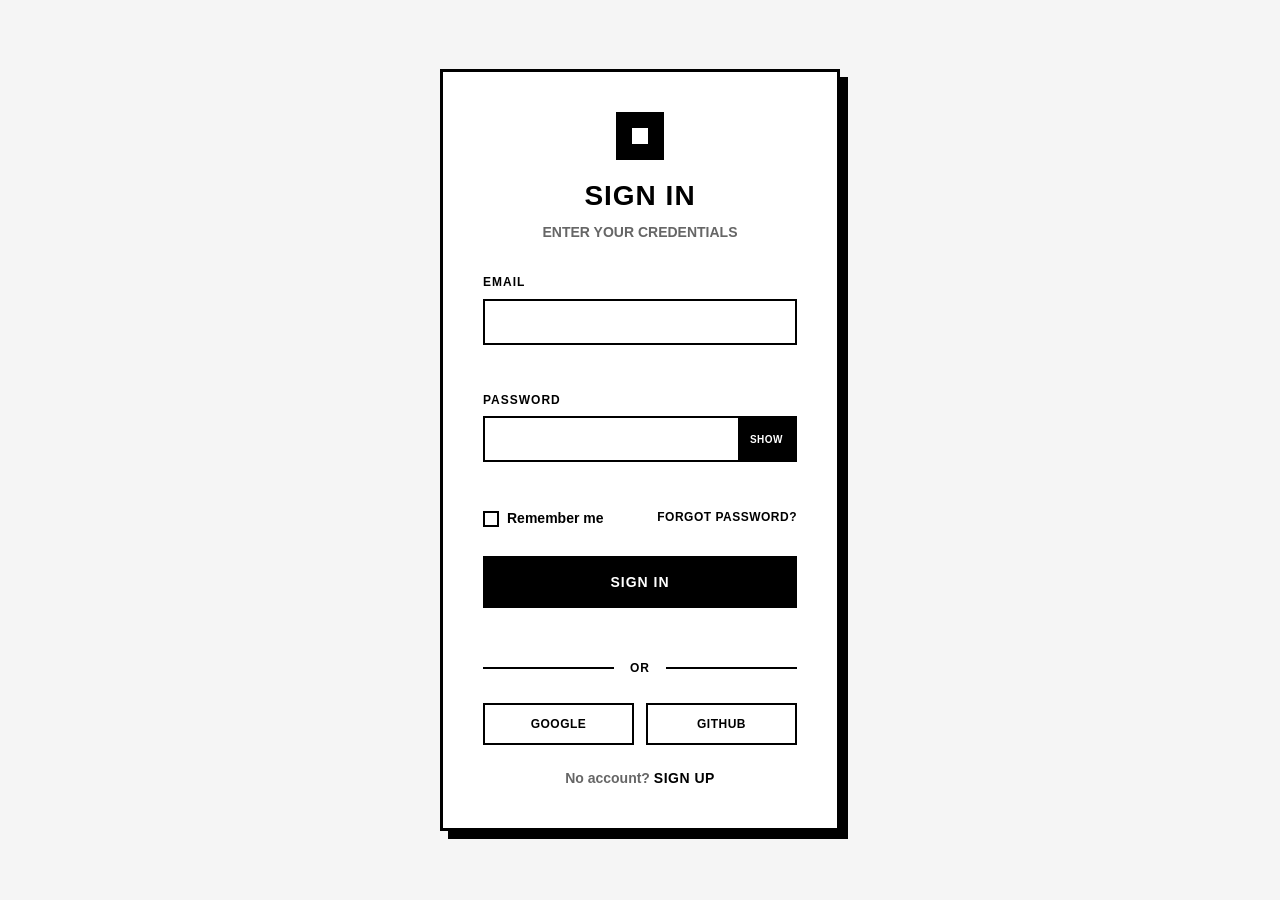
<file: frontend/index.html>
<!DOCTYPE html>
<html lang="en">
<head>
    <meta charset="UTF-8">
    <meta name="viewport" content="width=device-width, initial-scale=1.0">
    <title>Modern Brutalist Login Form</title>
    <meta name="description" content="Bold, raw brutalist login design with stark typography and chunky borders.">
    <meta name="author" content="Aigars Silkalns / Colorlib">
    <link rel="canonical" href="https://preview.colorlib.com/theme/login-forms/forms/brutalist/">
    <link rel="icon" type="image/svg+xml" href="data:image/svg+xml,<svg xmlns='http://www.w3.org/2000/svg' viewBox='0 0 100 100'><circle cx='50' cy='50' r='48' fill='%236366f1'/><text x='50' y='68' font-size='60' text-anchor='middle' fill='white' font-family='system-ui,sans-serif'>L</text></svg>">
    <meta property="og:type" content="website">
    <meta property="og:title" content="Brutalist Login Form">
    <meta property="og:description" content="Bold, raw brutalist login design with stark typography and chunky borders.">
    <meta property="og:url" content="https://preview.colorlib.com/theme/login-forms/forms/brutalist/">
    <meta property="og:image" content="https://preview.colorlib.com/theme/login-forms/assets/screenshots/brutalist.png">
    <meta name="twitter:card" content="summary_large_image">
    <meta name="twitter:title" content="Brutalist Login Form">
    <meta name="twitter:description" content="Bold, raw brutalist login design with stark typography and chunky borders.">
    <meta name="twitter:image" content="https://preview.colorlib.com/theme/login-forms/assets/screenshots/brutalist.png">
    <link rel="stylesheet" href="style.css">
</head>
<body>
    <div class="login-container">
        <div class="login-card">
            <div class="login-header">
                <div class="logo">
                    <div class="logo-square"></div>
                </div>
                <h2>Sign In</h2>
                <p>Enter your credentials</p>
            </div>
            
            <form class="login-form" id="loginForm" novalidate>
                <div class="form-group">
                    <label for="email" class="form-label">Email</label>
                    <div class="input-wrapper">
                        <input type="email" id="email" name="email" required autocomplete="email">
                    </div>
                    <span class="error-message" id="emailError"></span>
                </div>

                <div class="form-group">
                    <label for="password" class="form-label">Password</label>
                    <div class="input-wrapper password-wrapper">
                        <input type="password" id="password" name="password" required autocomplete="current-password">
                        <button type="button" class="password-toggle" id="passwordToggle" aria-label="Toggle password visibility">
                            <span class="toggle-text">SHOW</span>
                        </button>
                    </div>
                    <span class="error-message" id="passwordError"></span>
                </div>

                <div class="form-options">
                    <div class="checkbox-wrapper">
                        <input type="checkbox" id="remember" name="remember">
                        <label for="remember" class="checkbox-label">
                            <div class="checkbox-box"></div>
                            <span>Remember me</span>
                        </label>
                    </div>
                    <a href="#" class="forgot-link">Forgot password?</a>
                </div>

                <button type="submit" class="login-btn">
                    <span class="btn-text">SIGN IN</span>
                    <div class="btn-loader">
                        <div class="loader-bar"></div>
                        <div class="loader-bar"></div>
                        <div class="loader-bar"></div>
                    </div>
                </button>
            </form>

            <div class="divider">
                <span>OR</span>
            </div>

            <div class="social-login">
                <button type="button" class="social-btn">
                    <span class="social-text">GOOGLE</span>
                </button>
                <button type="button" class="social-btn">
                    <span class="social-text">GITHUB</span>
                </button>
            </div>

            <div class="signup-link">
                <span>No account? </span>
                <a href="signup.html">Sign Up</a>
            </div>

            <div class="success-message" id="successMessage">
                <div class="success-icon">✓</div>
                <h3>Success</h3>
                <p>Redirecting...</p>
            </div>
        </div>
    </div>

    <script src="script.js"></script>

</body>
</html>
</file>
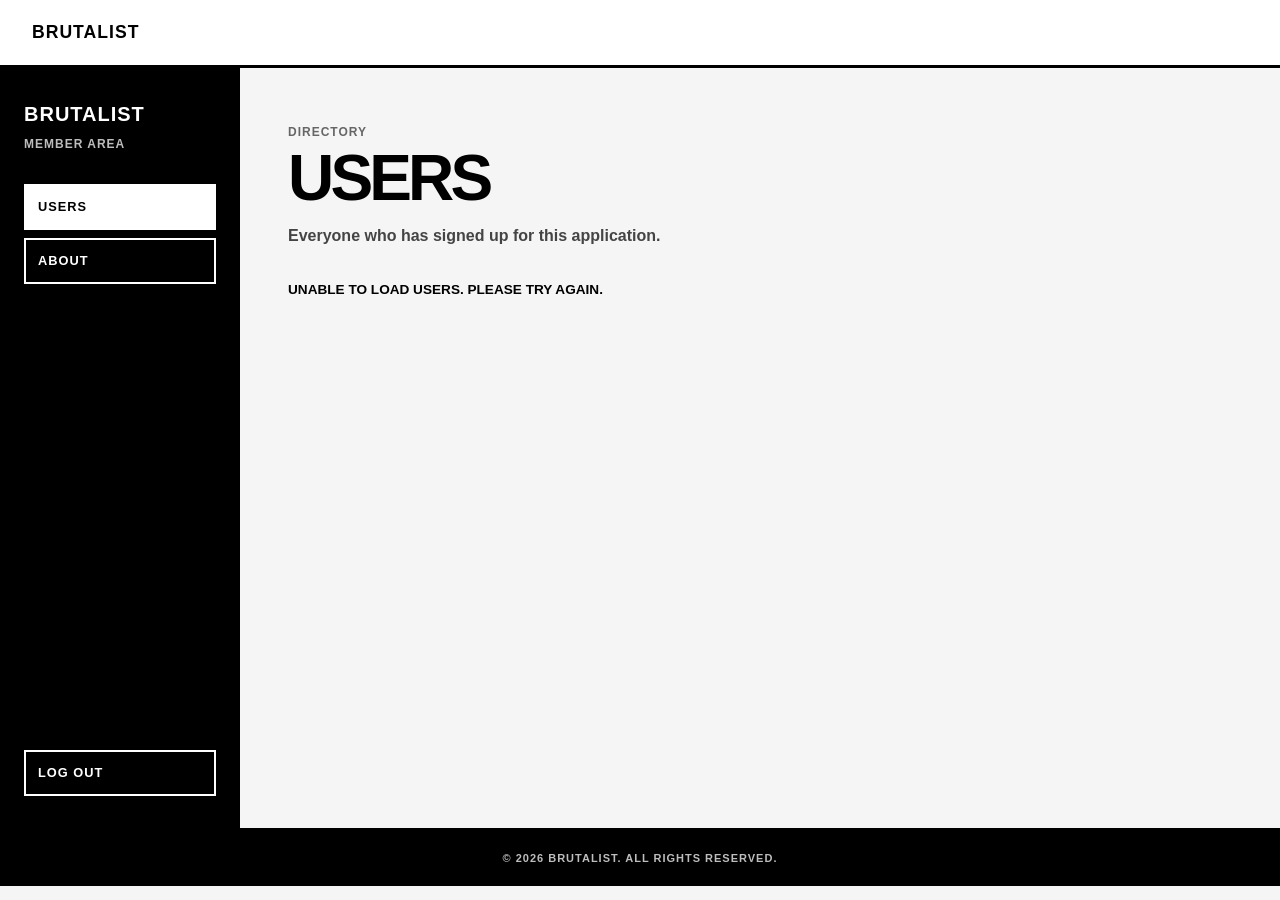
<file: frontend/profile.html>
<!DOCTYPE html>
<html lang="en">
<head>
    <meta charset="UTF-8">
    <meta name="viewport" content="width=device-width, initial-scale=1.0">
    <title>My Profile</title>
    <link rel="stylesheet" href="style.css">
</head>

<body class="app-body">
    <header class="site-header">
        <a href="profile.html" class="site-logo">BRUTALIST</a>
    </header>

    <div class="app-shell">
        <aside class="sidebar">
            <div>
                <a class="sidebar-brand" href="profile.html">BRUTALIST</a>
                <p class="sidebar-caption">Member area</p>
            </div>

            <nav class="sidebar-nav" aria-label="Main navigation">
                <button type="button" class="sidebar-link is-active" data-panel="usersPanel">
                    Users
                </button>
                <button type="button" class="sidebar-link" data-panel="aboutPanel">
                    About
                </button>
            </nav>

            <button type="button" id="logoutBtn" class="logout-button">Log out</button>
        </aside>

        <main class="content-area">
            <section id="usersPanel" class="page-panel" aria-labelledby="usersTitle">
                <div class="page-heading">
                    <p class="eyebrow">Directory</p>
                    <h1 id="usersTitle">Users</h1>
                    <p>Everyone who has signed up for this application.</p>
                </div>
                <p id="usersStatus" class="users-status" aria-live="polite">Loading users…</p>
                <div id="usersList" class="users-list"></div>
                <button type="button" id="loadMoreButton" class="load-more-button" hidden>Load more users</button>
            </section>

            <section id="aboutPanel" class="page-panel" aria-labelledby="aboutTitle" hidden>
                <div class="page-heading">
                    <p class="eyebrow">About</p>
                    <h1 id="aboutTitle">Member directory</h1>
                    <p>This area is available after signing in. User passwords are never displayed.</p>
                </div>
            </section>
        </main>
    </div>

    <footer class="app-footer">
        <p>&copy; 2026 Brutalist. All rights reserved.</p>
    </footer>

    <script src="profile.js"></script>

</body>
</html>
</file>
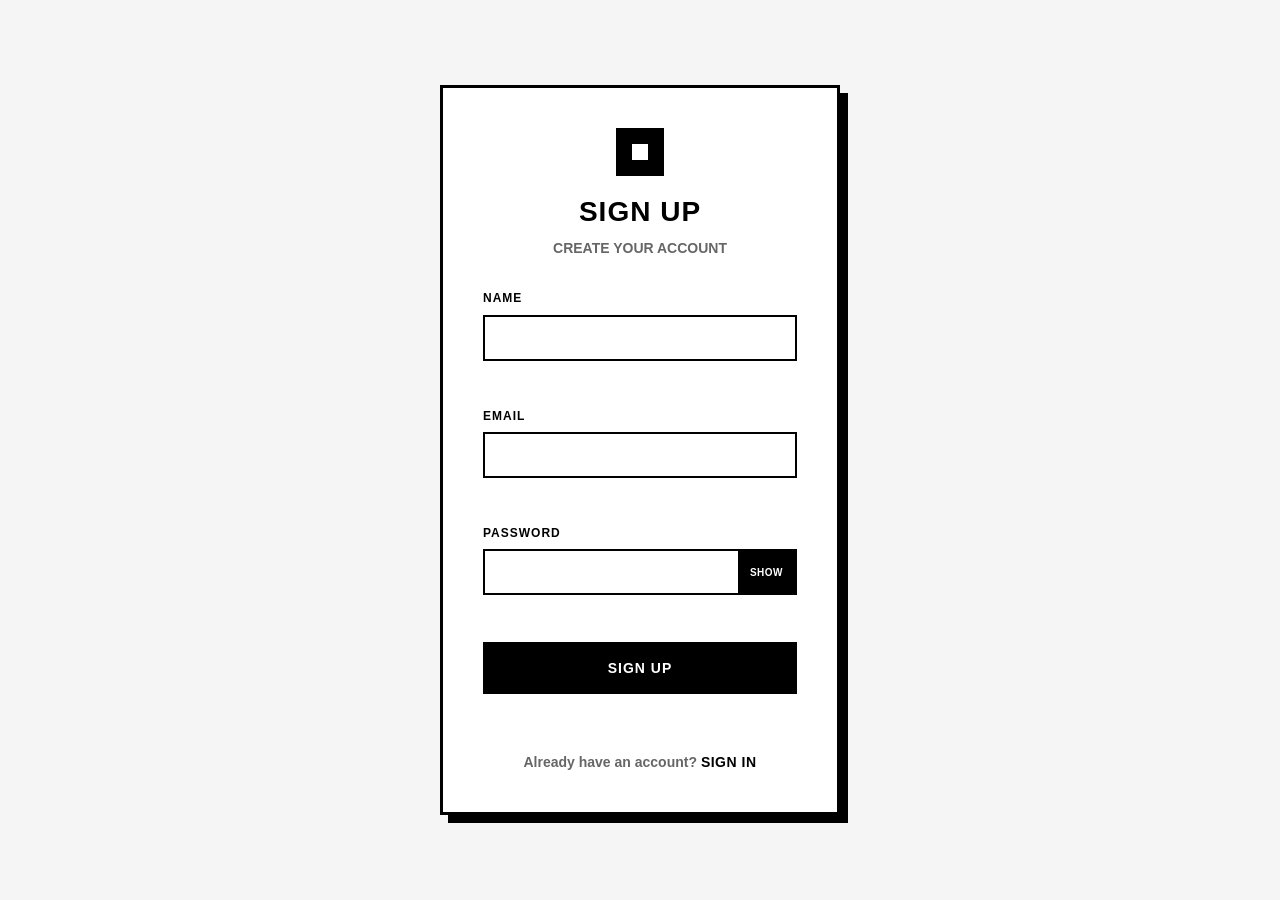
<file: frontend/signup.html>
<!DOCTYPE html>
<html lang="en">
<head>
    <meta charset="UTF-8">
    <meta name="viewport" content="width=device-width, initial-scale=1.0">
    <title>Brutalist Sign Up</title>
    <link rel="stylesheet" href="style.css">
</head>

<body>

    <div class="login-container">

        <div class="login-card">

            <!-- Header -->
            <div class="login-header">

                <div class="logo">
                    <div class="logo-square"></div>
                </div>

                <h2>Sign Up</h2>
                <p>Create your account</p>

            </div>


            <!-- Signup Form -->
            <form class="login-form" id="signupForm" novalidate>

                <!-- Name -->
                <div class="form-group">

                    <label for="name" class="form-label">
                        Name
                    </label>

                    <div class="input-wrapper">

                        <input
                            type="text"
                            id="name"
                            name="name"
                            required
                            maxlength="100"
                            autocomplete="name"
                        >

                    </div>

                    <span
                        class="error-message"
                        id="nameError">
                    </span>

                </div>


                <!-- Email -->
                <div class="form-group">

                    <label for="email" class="form-label">
                        Email
                    </label>

                    <div class="input-wrapper">

                        <input
                            type="email"
                            id="email"
                            name="email"
                            required
                            maxlength="254"
                            autocomplete="email"
                        >

                    </div>

                    <span
                        class="error-message"
                        id="emailError">
                    </span>

                </div>


                <!-- Password -->
                <div class="form-group">

                    <label for="password" class="form-label">
                        Password
                    </label>

                    <div class="input-wrapper password-wrapper">

                        <input
                            type="password"
                            id="password"
                            name="password"
                            required
                            minlength="8"
                            maxlength="128"
                            autocomplete="new-password"
                        >

                        <button
                            type="button"
                            class="password-toggle"
                            id="passwordToggle"
                            aria-label="Toggle password visibility">

                            <span class="toggle-text">
                                SHOW
                            </span>

                        </button>

                    </div>

                    <span
                        class="error-message"
                        id="passwordError">
                    </span>

                </div>


                <!-- Signup Button -->
                <button
                    type="submit"
                    class="login-btn">

                    <span class="btn-text">
                        SIGN UP
                    </span>

                    <div class="btn-loader">
                        <div class="loader-bar"></div>
                        <div class="loader-bar"></div>
                        <div class="loader-bar"></div>
                    </div>

                </button>

            </form>


            <!-- Message -->
            <div
                id="message"
                class="form-message">
            </div>


            <!-- Login Link -->
            <div class="signup-link">

                <span>Already have an account? </span>

                <a href="index.html">
                    Sign In
                </a>

            </div>


            <!-- Success Message -->
            <div
                class="success-message"
                id="successMessage">

                <div class="success-icon">✓</div>

                <h3>Success</h3>

                <p>Redirecting...</p>

            </div>

        </div>

    </div>

    <script src="signup.js"></script>

</body>
</html>
</file>
<file: frontend/style.css>
/* Modern Brutalist Login Form - Complete & Self-Contained */

* {
    margin: 0;
    padding: 0;
    box-sizing: border-box;
}

body {
    font-family: 'Arial', sans-serif;
    background: #f5f5f5;
    min-height: 100vh;
    display: flex;
    align-items: center;
    justify-content: center;
    padding: 20px;
    line-height: 1.4;
}

.login-container {
    width: 100%;
    max-width: 400px;
}

.login-card {
    background: #ffffff;
    border: 3px solid #000000;
    border-radius: 0;
    padding: 40px;
    box-shadow: 8px 8px 0 #000000;
    transition: all 0.2s ease;
}

.login-card:hover {
    transform: translate(-2px, -2px);
    box-shadow: 10px 10px 0 #000000;
}

.login-header {
    text-align: center;
    margin-bottom: 32px;
}

.logo {
    margin-bottom: 16px;
    display: flex;
    justify-content: center;
}

.logo-square {
    width: 48px;
    height: 48px;
    background: #000000;
    border: 3px solid #000000;
    position: relative;
}

.logo-square::after {
    content: '';
    position: absolute;
    top: 50%;
    left: 50%;
    transform: translate(-50%, -50%);
    width: 16px;
    height: 16px;
    background: #ffffff;
}

.login-header h2 {
    color: #000000;
    font-size: 1.75rem;
    font-weight: 900;
    margin-bottom: 8px;
    text-transform: uppercase;
    letter-spacing: 1px;
}

.login-header p {
    color: #666666;
    font-size: 14px;
    font-weight: 600;
    text-transform: uppercase;
}

/* Form Styles */
.form-group {
    margin-bottom: 24px;
    position: relative;
}

.form-label {
    display: block;
    font-size: 12px;
    font-weight: 700;
    color: #000000;
    text-transform: uppercase;
    letter-spacing: 1px;
    margin-bottom: 8px;
}

.input-wrapper {
    position: relative;
    border: 2px solid #000000;
    background: #ffffff;
}

.input-wrapper input {
    width: 100%;
    background: transparent;
    border: none;
    padding: 12px 16px;
    color: #000000;
    font-size: 16px;
    font-weight: 500;
    outline: none;
    font-family: inherit;
}

.input-wrapper input::placeholder {
    color: #999999;
}

.input-wrapper:focus-within {
    box-shadow: 4px 4px 0 #000000;
    transform: translate(-2px, -2px);
}

/* Password Toggle */
.password-wrapper {
    display: flex;
    align-items: center;
}

.password-wrapper input {
    flex: 1;
    padding-right: 60px;
}

.password-toggle {
    position: absolute;
    right: 0;
    top: 0;
    bottom: 0;
    background: #000000;
    color: #ffffff;
    border: none;
    padding: 0 12px;
    cursor: pointer;
    font-family: inherit;
    font-weight: 700;
    font-size: 10px;
    text-transform: uppercase;
    letter-spacing: 0.5px;
    transition: all 0.2s ease;
}

.password-toggle:hover {
    background: #333333;
}

.password-toggle:active {
    transform: scale(0.98);
}

/* Form Options */
.form-options {
    display: flex;
    justify-content: space-between;
    align-items: center;
    margin-bottom: 28px;
    flex-wrap: wrap;
    gap: 16px;
}

.checkbox-wrapper {
    display: flex;
    align-items: center;
    cursor: pointer;
}

.checkbox-wrapper input[type="checkbox"] {
    display: none;
}

.checkbox-label {
    display: flex;
    align-items: center;
    gap: 8px;
    cursor: pointer;
    user-select: none;
    font-size: 14px;
    font-weight: 600;
    color: #000000;
}

.checkbox-box {
    width: 16px;
    height: 16px;
    border: 2px solid #000000;
    background: #ffffff;
    position: relative;
    transition: all 0.2s ease;
}

.checkbox-wrapper input[type="checkbox"]:checked + .checkbox-label .checkbox-box {
    background: #000000;
}

.checkbox-box::after {
    content: '✓';
    position: absolute;
    top: 50%;
    left: 50%;
    transform: translate(-50%, -50%);
    color: #ffffff;
    font-size: 10px;
    font-weight: 900;
    opacity: 0;
    transition: opacity 0.2s ease;
}

.checkbox-wrapper input[type="checkbox"]:checked + .checkbox-label .checkbox-box::after {
    opacity: 1;
}

.forgot-link {
    color: #000000;
    text-decoration: none;
    font-size: 12px;
    font-weight: 700;
    text-transform: uppercase;
    letter-spacing: 0.5px;
    transition: all 0.2s ease;
    border-bottom: 2px solid transparent;
}

.forgot-link:hover {
    border-bottom-color: #000000;
}

/* Login Button */
.login-btn {
    width: 100%;
    background: #000000;
    color: #ffffff;
    border: 2px solid #000000;
    padding: 16px;
    cursor: pointer;
    font-family: inherit;
    font-size: 14px;
    font-weight: 700;
    text-transform: uppercase;
    letter-spacing: 1px;
    position: relative;
    margin-bottom: 24px;
    transition: all 0.2s ease;
    overflow: hidden;
}

.login-btn:hover {
    background: #333333;
    transform: translate(-2px, -2px);
    box-shadow: 4px 4px 0 #000000;
}

.login-btn:active {
    transform: translate(0, 0);
    box-shadow: 2px 2px 0 #000000;
}

.btn-text {
    position: relative;
    z-index: 1;
    transition: opacity 0.2s ease;
}

.btn-loader {
    position: absolute;
    top: 50%;
    left: 50%;
    transform: translate(-50%, -50%);
    display: flex;
    gap: 3px;
    opacity: 0;
    transition: opacity 0.2s ease;
}

.loader-bar {
    width: 3px;
    height: 16px;
    background: #ffffff;
    animation: loaderPulse 1s ease-in-out infinite;
}

.loader-bar:nth-child(2) { animation-delay: 0.2s; }
.loader-bar:nth-child(3) { animation-delay: 0.4s; }

@keyframes loaderPulse {
    0%, 80%, 100% { transform: scaleY(0.5); opacity: 0.5; }
    40% { transform: scaleY(1); opacity: 1; }
}

.login-btn.loading .btn-text {
    opacity: 0;
}

.login-btn.loading .btn-loader {
    opacity: 1;
}

/* Divider */
.divider {
    text-align: center;
    margin: 24px 0;
    position: relative;
}

.divider::before {
    content: '';
    position: absolute;
    top: 50%;
    left: 0;
    right: 0;
    height: 2px;
    background: #000000;
    transform: translateY(-50%);
}

.divider span {
    background: #ffffff;
    color: #000000;
    padding: 0 16px;
    font-size: 12px;
    font-weight: 700;
    text-transform: uppercase;
    letter-spacing: 1px;
    position: relative;
    z-index: 1;
}

/* Social Login */
.social-login {
    display: flex;
    gap: 12px;
    margin-bottom: 24px;
}

.social-btn {
    flex: 1;
    background: #ffffff;
    color: #000000;
    border: 2px solid #000000;
    padding: 12px;
    cursor: pointer;
    font-family: inherit;
    font-weight: 700;
    text-transform: uppercase;
    font-size: 12px;
    letter-spacing: 0.5px;
    transition: all 0.2s ease;
}

.social-btn:hover {
    background: #000000;
    color: #ffffff;
    transform: translate(-1px, -1px);
    box-shadow: 2px 2px 0 #000000;
}

.social-btn:active {
    transform: translate(0, 0);
    box-shadow: 1px 1px 0 #000000;
}

/* Signup Link */
.signup-link {
    text-align: center;
    font-size: 14px;
    font-weight: 600;
    color: #666666;
}

.signup-link a {
    color: #000000;
    text-decoration: none;
    font-weight: 700;
    text-transform: uppercase;
    letter-spacing: 0.5px;
    border-bottom: 2px solid transparent;
    transition: all 0.2s ease;
}

.signup-link a:hover {
    border-bottom-color: #000000;
}

/* Error States */
.error-message {
    color: #dc3545;
    font-size: 11px;
    font-weight: 700;
    text-transform: uppercase;
    letter-spacing: 0.5px;
    margin-top: 6px;
    margin-left: 2px;
    opacity: 0;
    transform: translateY(-8px);
    transition: all 0.2s ease;
}

.error-message.show {
    opacity: 1;
    transform: translateY(0);
}

.form-group.error .input-wrapper {
    border-color: #dc3545;
    animation: shake 0.3s ease-in-out;
}

@keyframes shake {
    0%, 100% { transform: translateX(0); }
    25% { transform: translateX(-4px); }
    75% { transform: translateX(4px); }
}

/* Success Message */
.success-message {
    display: none;
    text-align: center;
    padding: 32px 20px;
    opacity: 0;
    transform: translateY(16px);
    transition: all 0.3s ease;
}

.success-message.show {
    display: block;
    opacity: 1;
    transform: translateY(0);
}

.success-icon {
    width: 48px;
    height: 48px;
    background: #000000;
    color: #ffffff;
    border: 2px solid #000000;
    display: flex;
    align-items: center;
    justify-content: center;
    font-size: 20px;
    font-weight: 900;
    margin: 0 auto 16px;
    animation: successPop 0.5s ease-out;
}

@keyframes successPop {
    0% { transform: scale(0); }
    50% { transform: scale(1.1); }
    100% { transform: scale(1); }
}

.success-message h3 {
    color: #000000;
    font-size: 1.25rem;
    font-weight: 900;
    text-transform: uppercase;
    margin-bottom: 4px;
}

.success-message p {
    color: #666666;
    font-size: 12px;
    font-weight: 700;
    text-transform: uppercase;
    letter-spacing: 0.5px;
}

/* Site Header (top bar) */
.site-header {
    display: flex;
    align-items: center;
    justify-content: space-between;
    gap: 16px;
    padding: 20px 32px;
    background: #ffffff;
    border-bottom: 3px solid #000000;
}

.site-logo {
    color: #000000;
    font-size: 1.1rem;
    font-weight: 900;
    letter-spacing: 1px;
    text-decoration: none;
    text-transform: uppercase;
}

.site-nav {
    display: flex;
    gap: 12px;
}

.site-nav a {
    color: #000000;
    font-size: 12px;
    font-weight: 800;
    letter-spacing: 0.5px;
    text-decoration: none;
    text-transform: uppercase;
    padding: 8px 14px;
    border: 2px solid #000000;
    background: #ffffff;
    transition: all 0.2s ease;
}

.site-nav a:hover {
    background: #000000;
    color: #ffffff;
    transform: translate(-1px, -1px);
    box-shadow: 2px 2px 0 #000000;
}

.site-nav a.is-active {
    background: #000000;
    color: #ffffff;
}

/* App Footer */
.app-footer {
    padding: 20px 32px;
    background: #000000;
    border-top: 3px solid #000000;
    text-align: center;
}

.app-footer p {
    color: #bdbdbd;
    font-size: 11px;
    font-weight: 700;
    letter-spacing: 1px;
    text-transform: uppercase;
}

@media (max-width: 640px) {
    .site-header {
        flex-direction: column;
        align-items: flex-start;
        padding: 16px 20px;
        gap: 12px;
    }

    .app-footer {
        padding: 16px 20px;
    }
}

/* Mobile Responsive */
@media (max-width: 480px) {
    body {
        padding: 16px;
    }
    
    .login-card {
        padding: 28px;
        box-shadow: 6px 6px 0 #000000;
    }
    
    .login-card:hover {
        transform: translate(-1px, -1px);
        box-shadow: 7px 7px 0 #000000;
    }
    
    .login-header h2 {
        font-size: 1.5rem;
    }
    
    .form-options {
        flex-direction: column;
        align-items: flex-start;
        gap: 16px;
    }
    
    .social-login {
        flex-direction: column;
    }
}
/* === Accessibility: keyboard focus indicators === */
/* Restores visible focus rings for keyboard users without affecting mouse interaction. */
:focus-visible {
    outline: 2px solid currentColor;
    outline-offset: 2px;
    border-radius: 4px;
}

/* Reduced motion: respect user preference. Animations defined per form will tone down. */
@media (prefers-reduced-motion: reduce) {
    *, *::before, *::after {
        animation-duration: 0.01ms !important;
        animation-iteration-count: 1 !important;
        transition-duration: 0.01ms !important;
        scroll-behavior: auto !important;
    }
}
.field-error {
    display: block;
    margin-top: 5px;
    font-size: 13px;
    font-weight: bold;
}

.form-message {
    margin-top: 15px;
    padding: 10px;
    font-weight: bold;
    text-align: center;
}

.form-message.error {
    border: 2px solid red;
}

.form-message.success {
    border: 2px solid green;
}

.load-more-button {
    margin-top: 24px;
    border: 2px solid #000000;
    background: #ffffff;
    color: #000000;
    cursor: pointer;
    font: inherit;
    font-size: 0.8rem;
    font-weight: 800;
    letter-spacing: 1px;
    padding: 12px 16px;
    text-transform: uppercase;
}

.load-more-button:hover:not(:disabled) {
    background: #000000;
    color: #ffffff;
}

.load-more-button:disabled {
    cursor: wait;
    opacity: 0.55;
}

/* Member directory */
.app-body {
    display: block;
    min-height: 100vh;
    padding: 0;
}

.app-shell {
    display: grid;
    grid-template-columns: 240px minmax(0, 1fr);
    min-height: calc(100vh - 140px);
}

.sidebar {
    display: flex;
    flex-direction: column;
    justify-content: space-between;
    gap: 32px;
    padding: 32px 24px;
    background: #000000;
    color: #ffffff;
}

.sidebar-brand {
    color: inherit;
    font-size: 1.25rem;
    font-weight: 900;
    letter-spacing: 1px;
    text-decoration: none;
}

.sidebar-caption,
.eyebrow {
    margin-top: 8px;
    color: #666666;
    font-size: 0.75rem;
    font-weight: 700;
    letter-spacing: 1px;
    text-transform: uppercase;
}

.sidebar-caption {
    color: #bdbdbd;
}

.sidebar-nav {
    display: grid;
    gap: 8px;
    margin-bottom: auto;
}

.sidebar-link,
.logout-button {
    width: 100%;
    border: 2px solid #ffffff;
    background: transparent;
    color: #ffffff;
    cursor: pointer;
    font: inherit;
    font-size: 0.8rem;
    font-weight: 800;
    letter-spacing: 1px;
    padding: 12px;
    text-align: left;
    text-transform: uppercase;
}

.sidebar-link.is-active,
.sidebar-link:hover,
.logout-button:hover {
    background: #ffffff;
    color: #000000;
}

.content-area {
    padding: 48px;
}

.page-panel {
    max-width: 900px;
}

.page-heading {
    margin-bottom: 32px;
}

.page-heading h1 {
    font-size: clamp(2rem, 6vw, 4rem);
    font-weight: 900;
    letter-spacing: -0.06em;
    line-height: 0.95;
    margin: 8px 0 16px;
    text-transform: uppercase;
}

.page-heading > p:last-child {
    max-width: 560px;
    color: #444444;
    font-size: 1rem;
    font-weight: 600;
}

.users-status {
    margin-bottom: 16px;
    font-size: 0.85rem;
    font-weight: 800;
    text-transform: uppercase;
}

.users-list {
    display: grid;
    gap: 12px;
    grid-template-columns: repeat(auto-fill, minmax(220px, 1fr));
}

.user-card {
    min-width: 0;
    border: 3px solid #000000;
    box-shadow: 5px 5px 0 #000000;
    padding: 20px;
}

.user-card h2 {
    overflow-wrap: anywhere;
    font-size: 1.1rem;
    font-weight: 900;
    margin-bottom: 8px;
}

.user-email {
    color: #444444;
    overflow-wrap: anywhere;
}

@media (max-width: 640px) {
    .app-shell {
        grid-template-columns: 1fr;
    }

    .sidebar {
        gap: 20px;
        padding: 20px;
    }

    .sidebar-nav {
        grid-template-columns: repeat(2, 1fr);
    }

    .content-area {
        padding: 32px 20px;
    }
}
</file>
